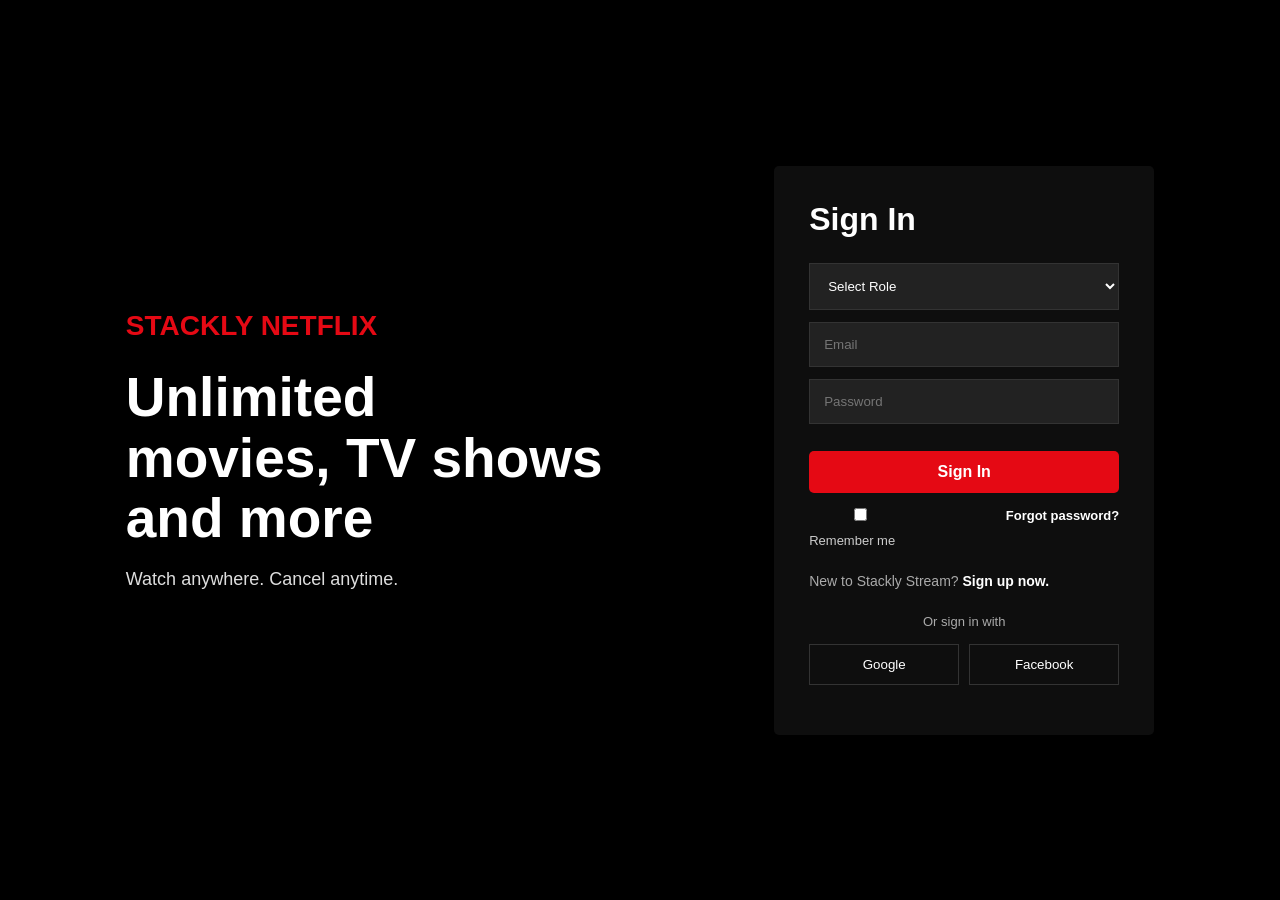
<file: login.html>
<!DOCTYPE html>
<html lang="en">
<head>
  <meta charset="UTF-8">
  <meta name="viewport" content="width=device-width, initial-scale=1.0">
  <title>Stackly Stream Login</title>
  <link rel="stylesheet" href="login.css">

</head>
<body>

<section class="login-page">
  <div class="overlay"></div>

  <div class="left-content">
    <h3>STACKLY NETFLIX</h3>
    <h1>Unlimited<br>movies, TV shows<br>and more</h1>
    <p>Watch anywhere. Cancel anytime.</p>
  </div>

  <div class="login-box">
    <h2>Sign In</h2>

    <form id="loginForm">
      <select id="role">
        <option value="">Select Role</option>
        <option value="viewer">Viewer</option>
      
        <option value="creator">Creator</option>
      </select>

      <input type="email" id="email" placeholder="Email">
      <input type="password" id="password" placeholder="Password">

    <a href="das.html" class="signin-btn">Sign In</a>

      <div class="options">
        <label><input type="checkbox"> Remember me</label>
        <a href="#">Forgot password?</a>
      </div>

      <p class="signup">New to Stackly Stream? <a href="#">Sign up now.</a></p>

      <div class="social-text">Or sign in with</div>

      <div class="social-buttons">
        <button type="button">Google</button>
        <button type="button">Facebook</button>
      </div>

      <p id="message"></p>
    </form>
  </div>
</section>

<script src="login.js"></script>
</body>
</html>
</file>
<file: login.css>
* {
  margin: 0;
  padding: 0;
  box-sizing: border-box;
  font-family: Arial, sans-serif;
}

body {
  background: #000;
  color: #fff;
}

.login-page {
  min-height: 100vh;
  background: url("https://images.unsplash.com/photo-1489599849927-2ee91cede3ba?auto=format&fit=crop&w=1600&q=80") center/cover no-repeat;
  display: flex;
  align-items: center;
  justify-content: space-around;
  position: relative;
  padding: 40px;
}

.overlay {
  position: absolute;
  inset: 0;
  background: rgba(0, 0, 0, 0.75);
}

.left-content,
.login-box {
  position: relative;
  z-index: 2;
}

.left-content {
  max-width: 520px;
}

.left-content h3 {
  color: #e50914;
  font-size: 28px;
  margin-bottom: 25px;
}

.left-content h1 {
  font-size: 55px;
  line-height: 1.1;
  margin-bottom: 20px;
}

.left-content p {
  font-size: 18px;
  color: #ddd;
}

.login-box {
  width: 380px;
  background: rgba(15, 15, 15, 0.95);
  padding: 35px;
  border-radius: 5px;
}

.login-box h2 {
  font-size: 32px;
  margin-bottom: 25px;
}

.login-box select,
.login-box input {
  width: 100%;
  padding: 14px;
  margin-bottom: 12px;
  background: #222;
  border: 1px solid #333;
  color: #fff;
  outline: none;
}

.login-box select:focus,
.login-box input:focus {
  border-color: #e50914;
}

.signin-btn {
  display: block;
  width: 100%;
  text-align: center;
  background: #e50914;
  color: #fff;
  text-decoration: none;
  padding: 12px;
  border-radius: 5px;
  font-weight: bold;
  margin-top: 15px;
  border: none;
  cursor: pointer;
}

.signin-btn:hover {
  background: #b20710;
}

.options {
  display: flex;
  justify-content: space-between;
  font-size: 13px;
  margin: 15px 0;
  color: #ccc;
}

.options a,
.signup a {
  color: #fff;
  text-decoration: none;
  font-weight: bold;
}

.signup {
  color: #aaa;
  margin-top: 25px;
  font-size: 14px;
}

.social-text {
  text-align: center;
  color: #aaa;
  margin: 25px 0 15px;
  font-size: 13px;
}

.social-buttons {
  display: flex;
  gap: 10px;
}

.social-buttons button {
  flex: 1;
  padding: 12px;
  background: transparent;
  border: 1px solid #333;
  color: #fff;
  cursor: pointer;
}

.social-buttons button:hover {
  border-color: #e50914;
}

#message {
  margin-top: 15px;
  font-size: 14px;
  text-align: center;
}

@media (max-width: 900px) {
  .login-page {
    flex-direction: column;
    text-align: center;
    gap: 30px;
  }

  .left-content h1 {
    font-size: 38px;
  }

  .login-box {
    width: 100%;
    max-width: 380px;
  }
}

@media (max-width: 480px) {
  .login-page {
    padding: 20px;
  }

  .left-content h1 {
    font-size: 30px;
  }

  .left-content h3 {
    font-size: 22px;
  }

  .login-box {
    padding: 25px;
  }

  .options {
    flex-direction: column;
    gap: 10px;
  }

  .social-buttons {
    flex-direction: column;
  }
}
</file>
